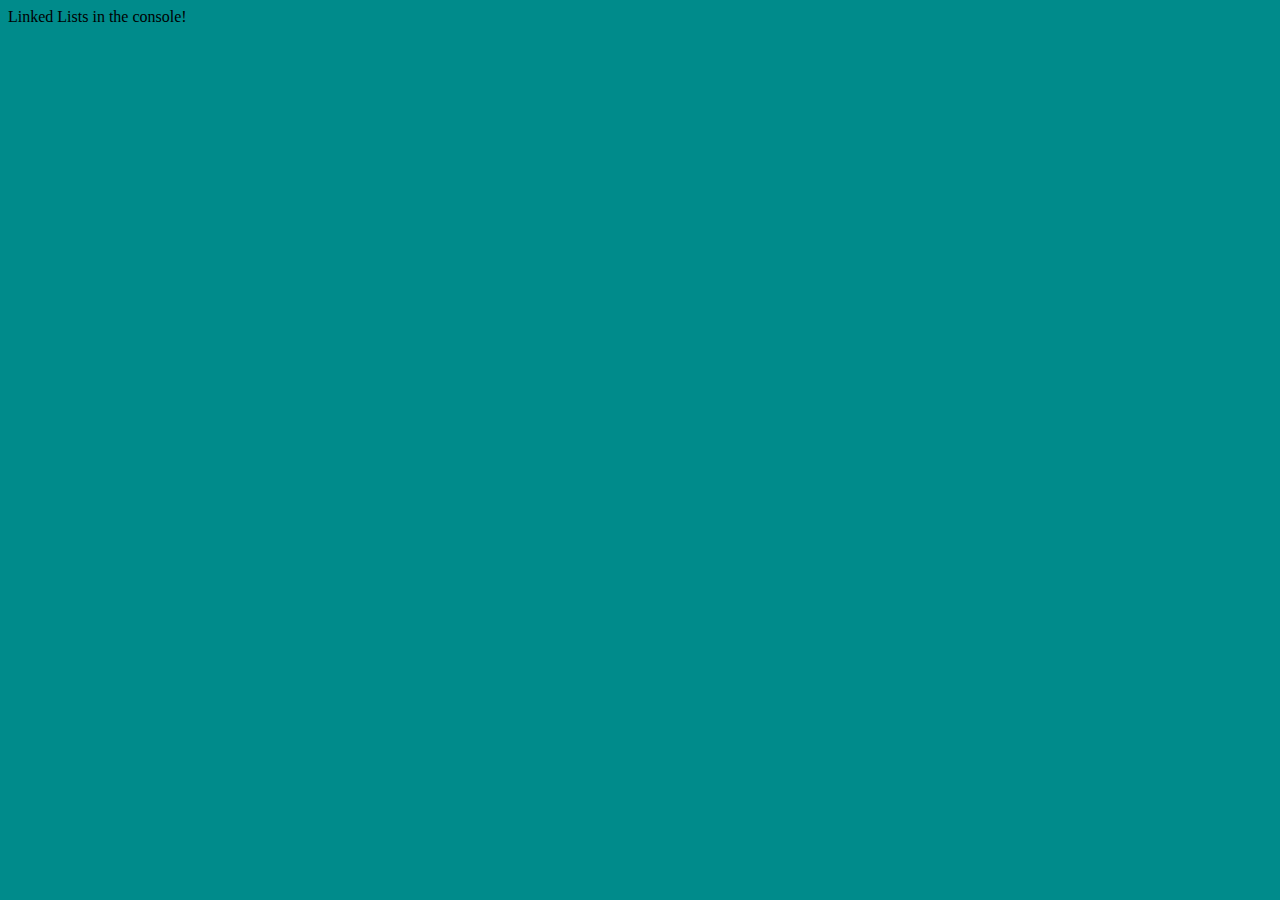
<file: top-linked-lists/index.html>
<!DOCTYPE html>
<html lang="en">
  <head>
    <meta charset="UTF-8" />
    <meta http-equiv="X-UA-Compatible" content="IE=edge" />
    <meta name="viewport" content="width=device-width, initial-scale=1.0" />
    <link rel="stylesheet" href="styles.css" />
    <script src="script.js" defer></script>
    <title>Project: Linked Lists</title>
  </head>
  <body>
    Linked Lists in the console!
  </body>
</html>
</file>
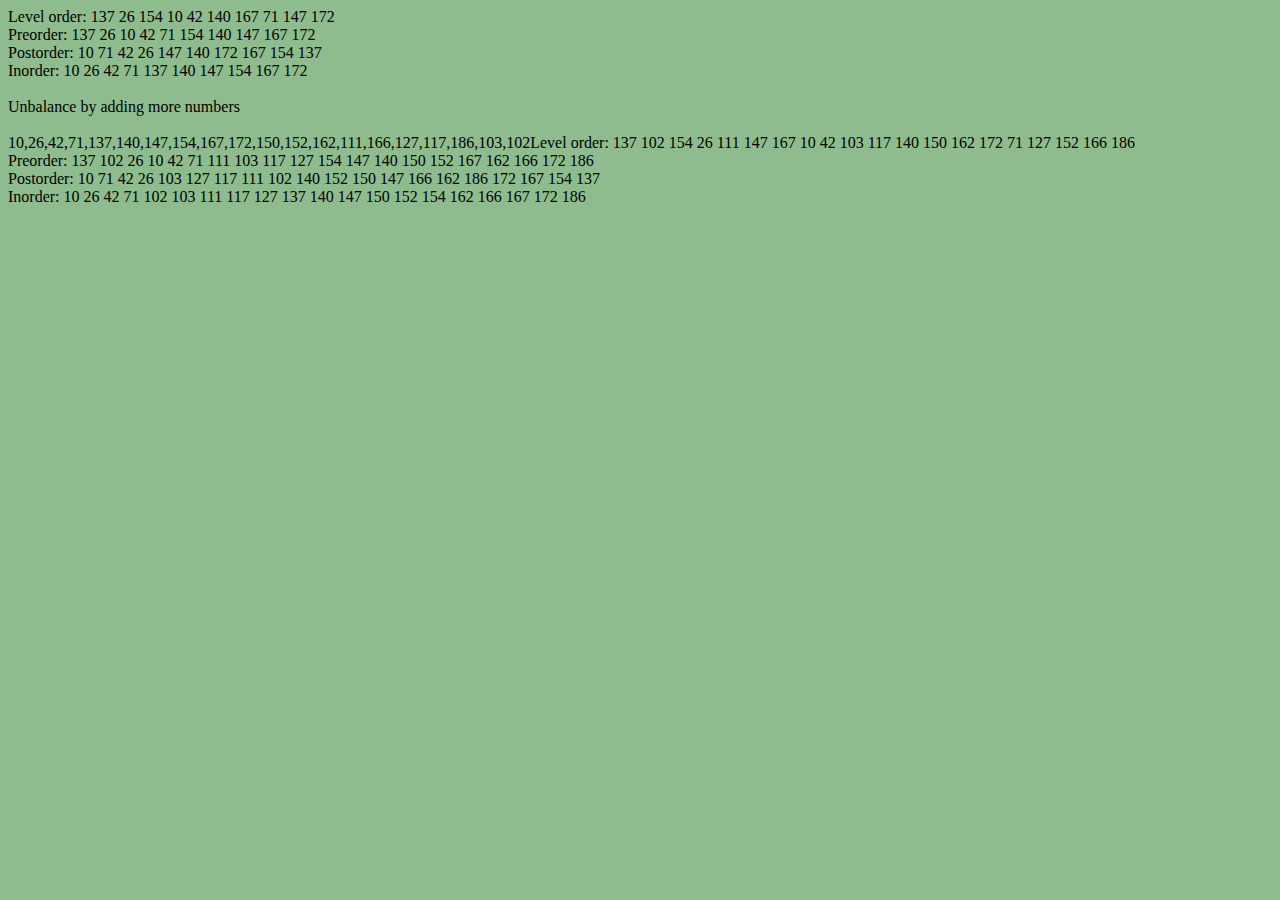
<file: top-project-binary-search-trees/index.html>
<!DOCTYPE html>
<html lang="en">
  <head>
    <meta charset="UTF-8" />
    <meta http-equiv="X-UA-Compatible" content="IE=edge" />
    <meta name="viewport" content="width=device-width, initial-scale=1.0" />
    <link rel="stylesheet" href="styles.css" />
    <script src="script.js"></script>
    <title>Document</title>
  </head>
  <body></body>
</html>
</file>
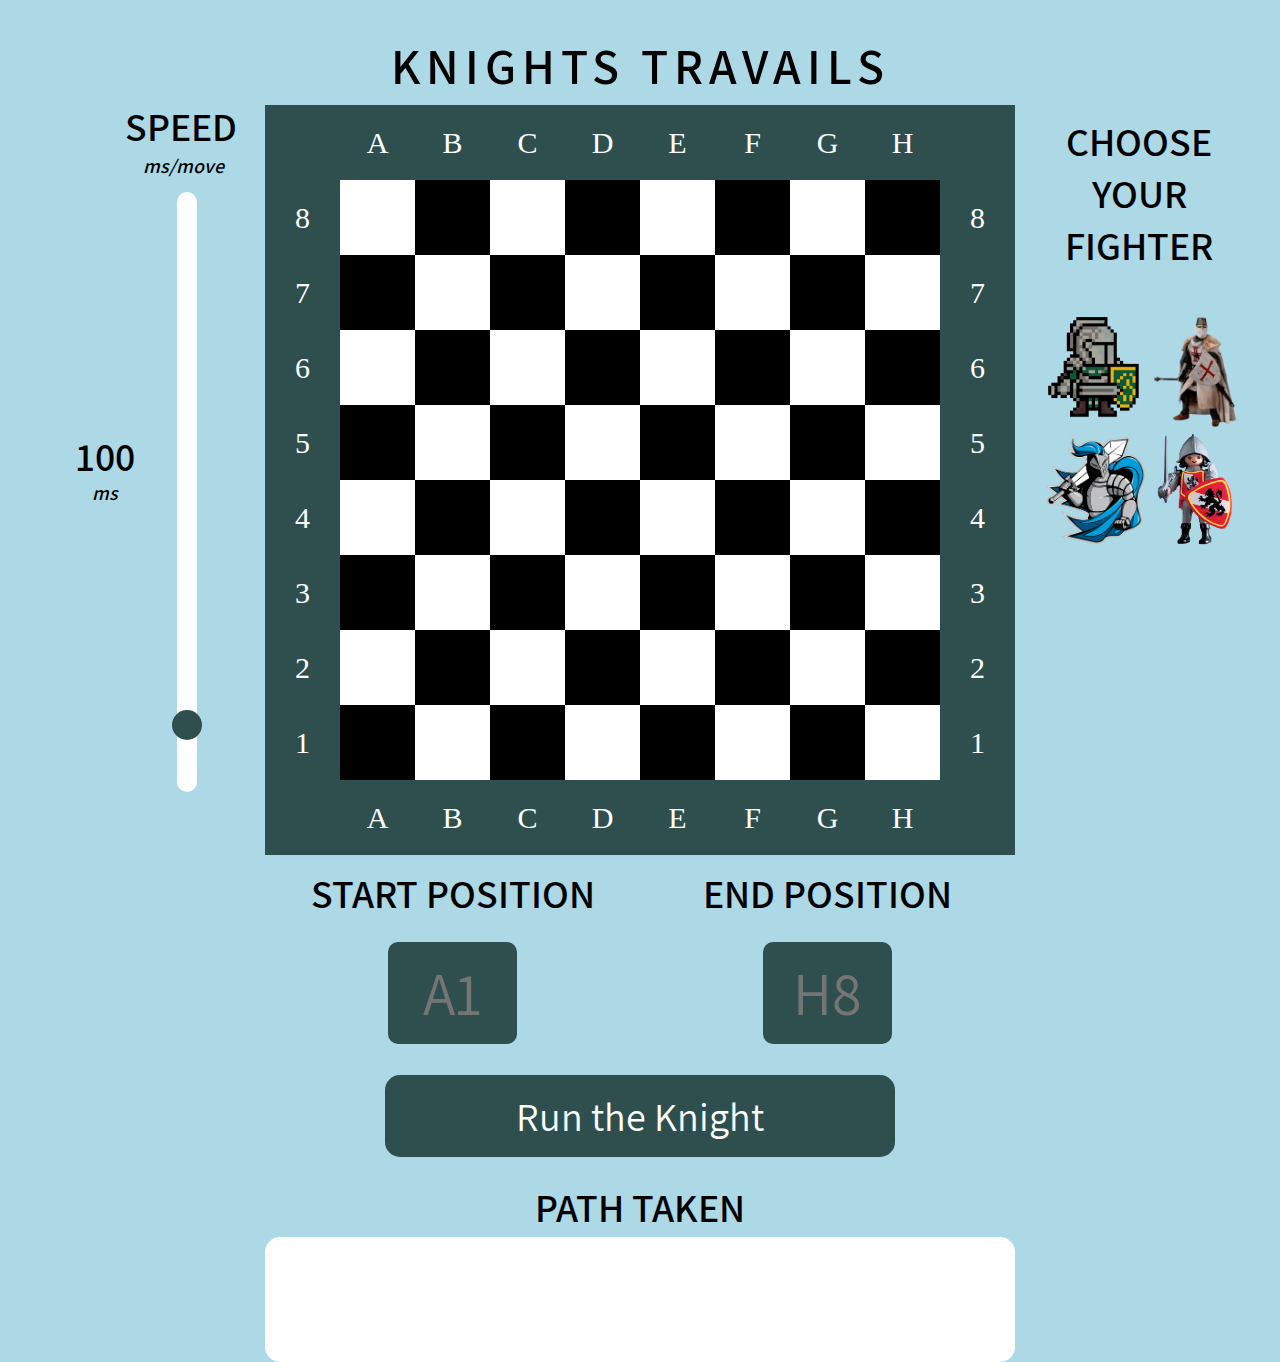
<file: top-project-knights-travails/index.html>
<!DOCTYPE html>
<html lang="en">
  <head>
    <meta charset="UTF-8" />
    <meta http-equiv="X-UA-Compatible" content="IE=edge" />
    <meta name="viewport" content="width=device-width, initial-scale=1.0" />
    <link rel="stylesheet" href="styles.css" />
    <link rel="icon" href="img/knight-favicon.png" />
    <script src="script.js" defer></script>
    <title>Knights Travails</title>
  </head>
  <body>
    <div class="headerTitle">KNIGHTS TRAVAILS</div>
    <div class="chessboardContainer">
      <div class="speedHeader">
        <div class="speedHeaderTitle">SPEED</div>
        <div class="speedHeaderDescription">ms/move</div>
      </div>
      <div class="speedDisplay">
        <div class="speedDisplayNumber">100</div>
        <div class="speedDisplayMs">ms</div>
      </div>
      <div class="sliderContainer">
        <input type="range" name="slider" class="slider" min="1" max="1000" value="100" />
        <!-- <div id="thumb"></div> -->
      </div>

      <div class="imgHeader">CHOOSE YOUR FIGHTER</div>
      <div class="imgContainer">
        <img src="img/knight-pixel-art.png" alt="" class="imgDisplay img1" />
        <img src="img/knight-medieval.png" alt="" class="imgDisplay img2" />
        <img src="img/knight-fantasy.png" alt="" class="imgDisplay img3" />
        <img src="img/knight-toy.png" alt="" class="imgDisplay img4" />
      </div>

      <div class="gameboardNumbers">
        <div class="number">8</div>
        <div class="number">7</div>
        <div class="number">6</div>
        <div class="number">5</div>
        <div class="number">4</div>
        <div class="number">3</div>
        <div class="number">2</div>
        <div class="number">1</div>
      </div>
      <div class="gameboardWrapper">
        <div class="gameboardLetters">
          <div class="letter">A</div>
          <div class="letter">B</div>
          <div class="letter">C</div>
          <div class="letter">D</div>
          <div class="letter">E</div>
          <div class="letter">F</div>
          <div class="letter">G</div>
          <div class="letter">H</div>
        </div>
        <div class="gameboard"></div>
        <div class="gameboardLetters">
          <div class="letter">A</div>
          <div class="letter">B</div>
          <div class="letter">C</div>
          <div class="letter">D</div>
          <div class="letter">E</div>
          <div class="letter">F</div>
          <div class="letter">G</div>
          <div class="letter">H</div>
        </div>
      </div>
      <div class="gameboardNumbers">
        <div class="number">8</div>
        <div class="number">7</div>
        <div class="number">6</div>
        <div class="number">5</div>
        <div class="number">4</div>
        <div class="number">3</div>
        <div class="number">2</div>
        <div class="number">1</div>
      </div>
    </div>
    <div class="userInputContainer">
      <div class="positions">
        <div class="startingPositionTitle">START POSITION</div>
        <div class="endPositionTitle">END POSITION</div>
        <input type="text" class="startingPosition" placeholder="A1" maxlength="2" />
        <p id="error">Only chessboard squares allowed</p>
        <input type="text" class="endPosition" placeholder="H8" maxlength="2" />
      </div>
      <div class="playButtonWrapper">
        <button class="playButton">Run the Knight</button>
      </div>
      <div class="resultHeader">PATH TAKEN</div>
      <div class="result"></div>
    </div>
  </body>
</html>
</file>
<file: top-linked-lists/styles.css>
body {
  background-color: darkcyan;
}
</file>
<file: top-project-binary-search-trees/styles.css>
body {
  background-color: darkseagreen;
}
</file>
<file: top-project-knights-travails/styles.css>
body {
  background-color: lightblue;
  margin: 0;
  display: grid;
  justify-content: center;
  margin-top: 25px;
}

:root {
  --cell: 75px;
}

@font-face {
  font-family: Assistant;
  src: url(fonts/Assistant/Assistant-Regular.ttf);
}
@font-face {
  font-family: Assistant-SemiBold;
  src: url(fonts/Assistant/Assistant-SemiBold.ttf);
}

.headerTitle {
  font-size: 50px;
  font-family: Assistant-SemiBold;
  letter-spacing: 6px;
  display: grid;
  justify-content: center;
  align-items: center;
  height: 80px;
}

.chessboardContainer {
  width: 750px;
  height: 750px;
  background-color: darkslategrey;
  display: grid;
  justify-content: center;
  align-items: center;
  grid-template-columns: 1fr 8fr 1fr;
  position: relative;
}

.sliderContainer {
  position: absolute;
}

.speedHeader {
  position: absolute;
  top: 5px;
  left: -140px;
}

.speedHeaderTitle {
  position: absolute;
  font-size: 40px;
  top: -10px;
  font-family: Assistant-SemiBold;
}

.speedHeaderDescription {
  position: absolute;
  left: 18px;
  top: 43px;
  font-size: 20px;
  font-style: italic;
  font-family: Assistant-SemiBold;
}

.speedDisplay {
  position: absolute;
  height: 100px;
}

.speedDisplayNumber {
  width: 100px;
  /* background-color: red; */
  position: absolute;
  font-size: 40px;
  font-family: Assistant-SemiBold;
  left: -210px;
  text-align: center;
}

.speedDisplayMs {
  width: 100px;
  position: absolute;
  font-size: 20px;
  font-style: italic;
  font-family: Assistant-SemiBold;
  left: -210px;
  top: 50px;
  text-align: center;
}

.slider {
  -webkit-appearance: none;
  appearance: none;
  transform: rotate(-90deg);
  position: absolute;
  left: -380px;
  width: 600px;
  border-radius: 15px;
}

/* The slider handle (use -webkit- (Chrome, Opera, Safari, Edge) and -moz- (Firefox) to override default look) */
.slider::-webkit-slider-thumb {
  -webkit-appearance: none;
  appearance: none;
  width: 20px;
  height: 20px;
  border-radius: 10px;
  transform: scale(1.5);
  background: darkslategray;
  cursor: pointer;
}

.imgHeader {
  position: absolute;
  font-size: 40px;
  font-family: Assistant-SemiBold;
  left: 800px;
  top: 10px;
  text-align: center;
}

.imgContainer {
  position: absolute;
  max-width: 100px;
  right: -130px;
  top: 200px;
  display: grid;
  grid-template-columns: 100px 100px;
  justify-items: center;
  align-items: center;
}

.imgDisplay {
  cursor: pointer;
  transition: 0.1s;
}

.imgDisplay:active {
  transform: scale(0.95);
}

.imgDisplay:hover {
  transform: scale(1.05);
}

.img1 {
  max-width: 100px;
}
.img2 {
  max-width: 170px;
}

.img3 {
  max-width: 100px;
}

.img4 {
  max-width: 80px;
}

.img1Display {
  width: 65px;
}

.img2Display {
  width: 100px;
  transform: translate(-16px);
}

.img3Display {
  width: 55px;
}
.img4Display {
  width: 50px;
}

.gameboardWrapper {
  display: grid;
  grid-template-rows: 1fr 8fr 1fr;
}

.gameboardNumbers {
  width: 75px;
  display: grid;
  grid-template-rows: repeat(8, 75px);
  align-items: center;
  justify-items: center;
}

.gameboardLetters {
  height: 75px;
  display: grid;
  grid-template-columns: repeat(8, 75px);
  justify-items: center;
  align-items: center;
}

.number,
.letter {
  font-size: 30px;
  color: white;
}

.gameboard {
  display: grid;
  grid-template-columns: repeat(8, 75px);
  height: 600px;
  position: relative;
}

.cell {
  width: var(--cell);
  height: var(--cell);
  display: grid;
  justify-items: center;
  align-items: center;
}

.black {
  background-color: black;
  /* background-color: rgba(114, 83, 73, 255); */
}
.white {
  background-color: white;
  /* background-color: rgba(240, 223, 195, 255); */
}

.defaultImg {
  position: absolute;
  width: 65px;
}

.positions {
  display: grid;
  grid-template-columns: repeat(2, 1fr);
  width: 750px;
  font-size: 40px;
  font-family: Assistant-SemiBold;
  justify-items: center;
  align-items: center;
  height: 200px;
}

.startingPosition,
.endPosition {
  font-size: 60px;
  color: white;
  text-align: center;
  font-family: Assistant;
  width: 125px;
  height: 100px;
  border-radius: 10px;
  border: none;
  background-color: darkslategray;
}

#error {
  display: none;
  color: red;
  position: absolute;
  font-family: Assistant;
  font-size: 30px;
  top: 920px;
  width: 225px;
  height: 75px;
  text-align: center;
}

.playButtonWrapper {
  display: grid;
  justify-items: center;
  margin: 20px;
}

.playButton {
  font-size: 40px;
  font-family: Assistant;
  color: white;
  border-radius: 15px;
  border: 0px;
  width: 510px;
  padding: 15px 25px 15px 25px;
  background-color: darkslategray;
  cursor: pointer;
}

.playButton,
.startingPosition,
.endPosition,
.slider::-webkit-slider-thumb {
  transition: 0.2s;
}

.playButton:hover,
.startingPosition:hover,
.endPosition:hover,
.slider::-webkit-slider-thumb:hover {
  background-color: rgb(30, 50, 50);
}

.playButton:active {
  transform: scale(0.95);
}

.resultHeader {
  font-size: 40px;
  font-family: Assistant-SemiBold;
  width: 100%;
  height: 60px;
  display: grid;
  justify-content: center;
  align-items: center;
}

.result {
  background-color: white;
  max-width: 750px;
  overflow: hidden;
  height: 125px;
  display: grid;
  justify-items: center;
  align-items: center;
  grid-auto-flow: column;
  border-radius: 15px;
  font-size: 40px;
  font-family: Assistant-SemiBold;
  padding-left: 50px;
  padding-right: 50px;
}
</file>
